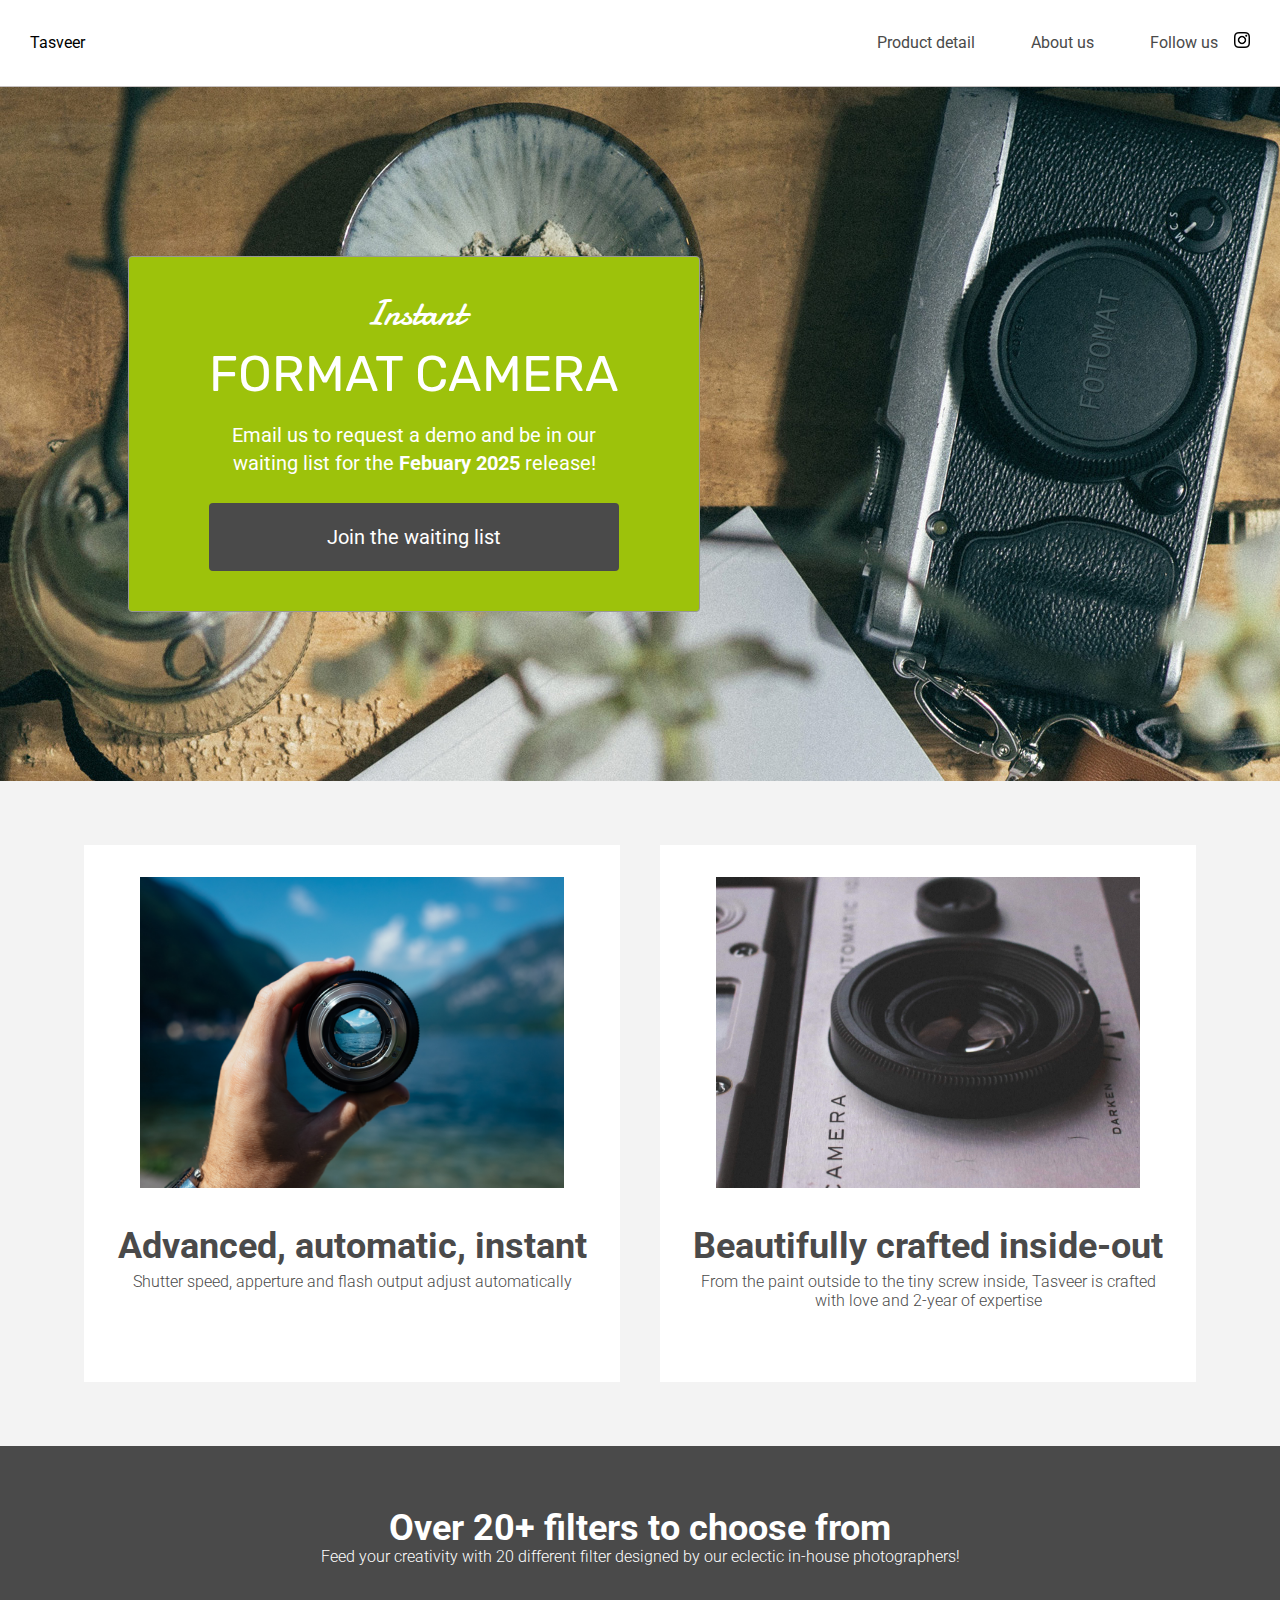
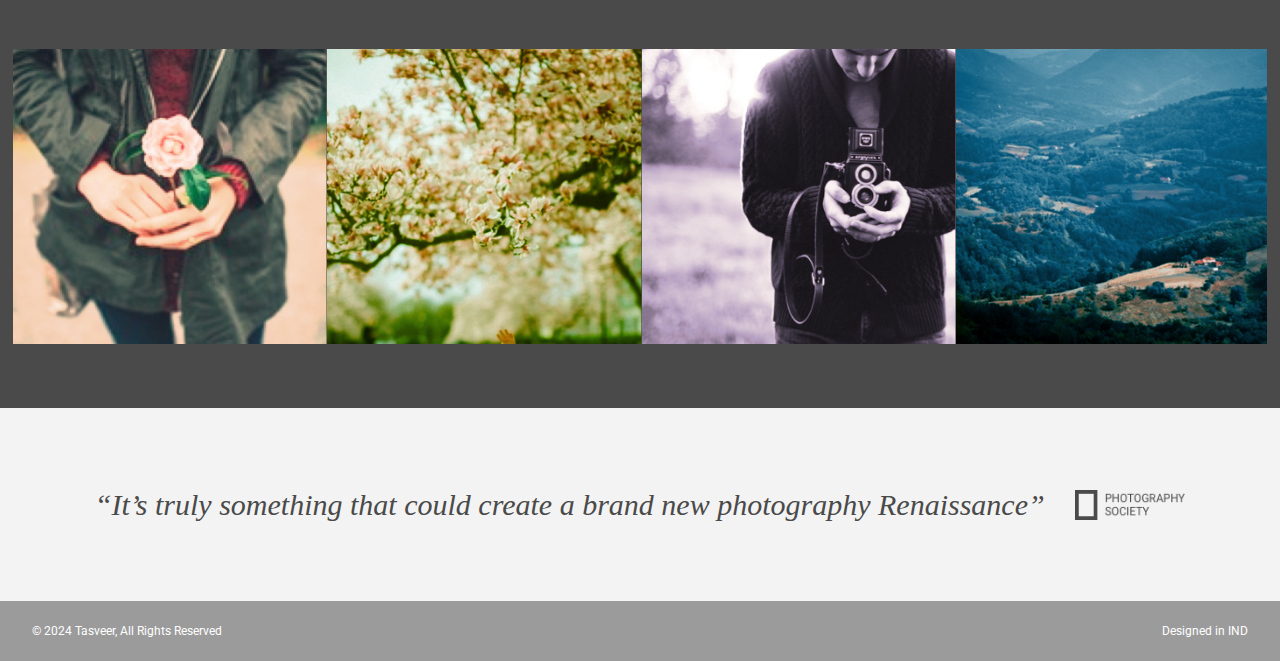
<file: Tasveer/index.html>
<!DOCTYPE html>
<html>
<head>
  <link href="https://fonts.googleapis.com/css?family=Damion" rel="stylesheet">
  <link href="https://fonts.googleapis.com/css?family=Rubik" rel="stylesheet">
  <link href="https://fonts.googleapis.com/css?family=Roboto:300,400,600,700" rel="stylesheet">
  <link rel="stylesheet" href="./resources/css/reset.css">
  <link rel="stylesheet" href="./resources/css/style.css">
  <title>Tasveer</title>
</head>
<body>
  <!-- Header -->
  <header>
    <div class="content">
      <a href="index.html" class="desktop logo">Tasveer</a>
      <nav class="desktop">
        <ul>
          <li><a href="#">Product detail</a></li>
          <li><a href="#">About us</a></li>
          <li><a href="https://www.instagram.com/" target="_blank">Follow us <img class="icon" src="./resources/images/instagram.png"></a></li>
          <li><a href="#" class="button">Join us</a></li>
        </ul>
      </nav>
      <nav class="mobile">
        <ul>
          <li><a href="#"><img src="./resources/images/ic-logo.svg"></a></li>
          <li><a href="#"><img src="./resources/images/ic-product-detail.svg"></a></li>
          <li><a href="#"><img src="./resources/images/ic-about-us.svg"></a></li>
          <li><a href="#" class="button">Join us</a></li>
        </ul>
      </nav>
    </div>
  </header>

  <!-- Main Content -->
  <div class="main-content">

    <!-- Sign Up Section -->
    <div id="sign-up-section" class="banner">
      <div id="sign-up-cta">
        <div class="content center">
          <div class="header">
            <h2 class="cursive">Instant</h2>
            <h1 class="striking">FORMAT CAMERA</h1>
          </div>
          <div class="email">
            <span>
              Email us to request a demo and be in our waiting list for the <strong>Febuary 2025</strong> release!
            </span>
            <div class="button">Join the waiting list</div>
          </div>
        </div>
      </div>
    </div>

    <!-- Features Section -->
    <div id="features-section">
      <div class="feature">
        <div class="center">
          <div class="image-container">
            <img src="./resources/images/feature-1.png" />
          </div>
          <div class="content">
            <h2>Advanced, automatic, instant</h2>
            <h3>Shutter speed, apperture and flash output adjust automatically</h3>
          </div>
        </div>
      </div>
      <div class="feature">
        <div class="center">
          <div class="image-container">
            <img src="./resources/images/feature-2.png" />
          </div>
          <div class="content">
            <h2>Beautifully crafted inside-out</h2>
            <h3>From the paint outside to the tiny screw inside, Tasveer is crafted with love and 2-year of expertise</h3>
          </div>
        </div>
      </div>
    </div>

    <!-- Filters Section -->
    <div id="filters-section">
      <div class="content center">
        <h2>Over 20+ filters to choose from</h2>
        <h3>Feed your creativity with 20 different filter designed by our eclectic in-house photographers!</h3>
      </div>
      <div class="images-container">
        <div class="image-container">
          <img src="./resources/images/filter-1.png" />
        </div>
        <div class="image-container">
          <img src="./resources/images/filter-2.png" />
        </div>
        <div class="image-container">
          <img src="./resources/images/filter-3.png" />
        </div>
        <div class="image-container extra">
          <img src="./resources/images/filter-4.png" />
        </div>
      </div>
    </div>

    <!-- Quotes Section -->
    <div id="quotes-section">
      <div class="content center">
        <span class="quote">“It’s truly something that could create a brand new photography Renaissance”</span>
        <img class="quote-citation" src="./resources/images/photography-logo.png" />
      </div>
    </div>

    <!-- Footer -->
    <footer>
      <div class="content">
        <span class="copyright">© 2024  Tasveer, All Rights Reserved</span>
        <span class="location">Designed in IND</span>
      </div>
    </footer>

  </div>
</body>
</html>
</file>
<file: Tasveer/resources/css/style.css>
/* Universal Styles */

html {
  font-family: "Roboto", sans-serif;
  font-size: 16px;
}

.main-content {
  position: relative;
  top: 5.3125rem; /* To offset for fixed header. */
}

.center {
  text-align: center;
}

.button {
  border-radius: 4px;
  background-color: #4a4a4a;
  color: white;
}

.image-container {
  overflow: hidden;
}

.image-container img {
  display: block;
  max-width: 100%;
}

@media only screen and (max-width: 895px) {
  .main-content {
    top: 2.5625rem;
  }
}

/* Header */

header {
  position: fixed;
  z-index: 100;
  width: 100%;
  border-bottom: solid 1px #c6c1c1;
  background-color: white;
}

header .content {
  display: flex;
  align-items: center;
  padding: 1.875rem;
}

header .logo {
  flex: 1;
}

header nav ul {
  display: flex;
}

nav li {
  padding-left: 3.5rem;
}

nav a {
  vertical-align: bottom;
  line-height: 1.6;
  font-size: 1rem;
  color: #4a4a4a;
}

nav .button {
  padding: .1875rem .5rem;
  background-color: #9dc20b;
  line-height: 1.6;
  color: white;
}

nav li:last-child {
  display: none;
}

header .icon {
  width: 1rem;
  padding-left: .75rem;
}

header .mobile {
  display: none;
}

@media only screen and (max-width: 895px) {
  nav li:last-child {
    display: block;
  }

  header .content {
    padding: 1rem 1rem;
  }
}

@media only screen and (max-width: 600px) {
  header .desktop {
    display: none;
  }

  header .mobile {
    display: block;
    width: 100%;
  }

  header .content {
    padding: .5rem 0;
  }

  header .mobile ul {
    display: flex;
    justify-content: space-around;
    align-items: center;
    width: 100%;
  }

  header .mobile li {
    padding: 0;
  }
}

/* Sign Up Section */

#sign-up-section {
  display: flex;
  justify-content: flex-start;
  align-items: flex-start;
  height: 43.5rem;
  background-image: url('../images/banner-landingpage.jpg');
  background-position: bottom;
  background-size: cover;
  background-repeat: no-repeat;
}

#sign-up-cta {
  position: relative;
  top: 171px;
  left: 10%;
  padding: 0 5rem 2.5rem 5rem;
  border: solid 1px #979797;
  border-radius: 4px;
  background-color: #9dc20b;
}

#sign-up-cta .content {
  width: 25.625rem;
  margin-top: 2rem;
  font-family: "Roboto", sans-serif;
  font-size: 1.25rem;
  line-height: 1.4;
  color: white;
}

#sign-up-cta h1 {
  font-size: 3.125rem;
}

#sign-up-cta h2 {
  font-size: 2.25rem;
}

#sign-up-cta span strong {
  font-weight: bold;
}

#sign-up-cta .cursive {
  font-family: "Damion", cursive;
}

#sign-up-cta .striking {
  font-family: "Rubik", sans-serif;
  padding-bottom: .75rem;
}

#sign-up-cta .button {
  margin-top: 1.625rem;
  padding: 1.25rem 7.25rem;
}

@media only screen and (max-width: 895px) {
  #sign-up-section {
    align-items: center;
    justify-content: center;
    height: 28rem;
  }

  #sign-up-cta {
    position: static;
    width: auto;
    height: auto;
    background-color: transparent;
    border: none;
  }

  #sign-up-cta .content {
    margin-top: 0;
  }

  #sign-up-cta .email {
    display: none;
  }

  #sign-up-cta h1 {
    font-size: 3.125rem;
  }

  #sign-up-cta h2 {
    font-size: 2.25rem;
  }
}

@media only screen and (max-width: 600px) {
  #sign-up-section {
    height: 20rem;
  }

  #sign-up-cta h1 {
    font-size: 2.25rem;
  }

  #sign-up-cta h2 {
    font-size: 2rem;
  }
}

/* Features Section */

#features-section {
  display: flex;
  justify-content: space-between;
  padding: 4rem 5%;
  background-color: #f3f3f3;
}

.feature {
  flex: 1;
  padding: 2rem;
  margin: 0px 1.25rem;
  background-color: white;
}

.feature .image-container {
  width: 90%;
  height: 65%;
  margin: 0 auto;
}

.feature .content {
  padding: 2.5rem 0;
}

.feature h2 {
  padding-bottom: .5rem;
  font-size: 2.25rem;
  font-weight: bold;
  color: #4a4a4a;
}

.feature h3 {
  font-size: 1rem;
  line-height: 1.2;
  font-weight: 300;
  color: #4a4a4a;
}

@media only screen and (max-width: 895px) {
  #features-section {
    padding: 1rem;
  }

  .feature {
    margin: 0px .5rem;
    padding: 1rem;
  }

  .feature h2 {
    font-size: 2rem;
    line-height: 1.3;
  }

  .feature h3 {
    font-size: .875rem;
    line-height: 1.4;
  }
}

@media only screen and (max-width: 600px) {
  #features-section {
    flex-flow: column;
    padding: 0;
  }

  .feature {
    margin: 0;
    padding: 1.25rem 1rem 0 1rem;
  }

  .feature .content {
    padding: 1.25rem 0 1.875rem 0;
  }
}

/* Filters Section */

#filters-section {
  padding: 4rem 0;
  background-color: #4a4a4a;
}

#filters-section .content {
  padding: 0 .625rem;
  margin-bottom: 5rem;
}

#filters-section .content h2 {
  font-size: 2.25rem;
  font-weight: bold;
  color: white;
}

#filters-section .content h3 {
  font-size: 1rem;
  line-height: 1.4;
  font-weight: 300;
  color: white;
}

#filters-section .images-container {
  display: flex;
  max-width: 100%;
  padding: 0 1%;
}

@media only screen and (max-width: 600px) {
  #filters-section {
    padding: 1.5rem 0 0 0;
  }

  #filters-section .content {
    margin-bottom: 1rem;
  }

  #filters-section .content h2 {
    padding-bottom: .625rem;
    font-size: 1.125rem;
    line-height: 1.3;
    font-weight: normal;
  }

  #filters-section .content h3 {
    font-size: .875rem;
    line-height: 1.4;
  }

  #filters-section .images-container {
    padding: 0;
  }

  #filters-section .extra {
    display: none;
  }
}

/* Quotes Section */

#quotes-section {
  background-color: #f3f3f3;
}

#quotes-section .content {
  display: flex;
  align-items: center;
  justify-content: center;
  padding: 5rem 1.5rem;
}

#quotes-section .quote {
  padding-right: 1.875rem;
  font-family: "Palatino", serif;
  font-size: 1.875rem;
  line-height: 1.1;
  font-style: italic;
  color: #4a4a4a;
}

#quotes-section .quote-citation {
  height: 1.875rem;
}

@media only screen and (max-width: 895px) {
  #quotes-section .content {
    padding: 3rem 1.5rem;
  }
}

@media only screen and (max-width: 600px) {
  #quotes-section .content {
    flex-flow: column;
    padding: 1.875rem .625rem;
  }

  #quotes-section .quote {
    font-size: 1.5rem;
    line-height: 1.4;
  }

  #quotes-section .quote-citation {
    display: block;
    padding-top: 1rem;
    margin: auto;
  }
}

/* Footer */

footer {
  background-color: #9b9b9b;
  padding: 1.5rem 2rem;
}

footer .content {
  color: white;
  display: flex;
  font-size: .75rem;
}

footer .copyright {
  flex-grow: 1;
}

@media only screen and (max-width: 600px) {
  footer .content {
    font-size: .625rem;
  }
}
</file>
